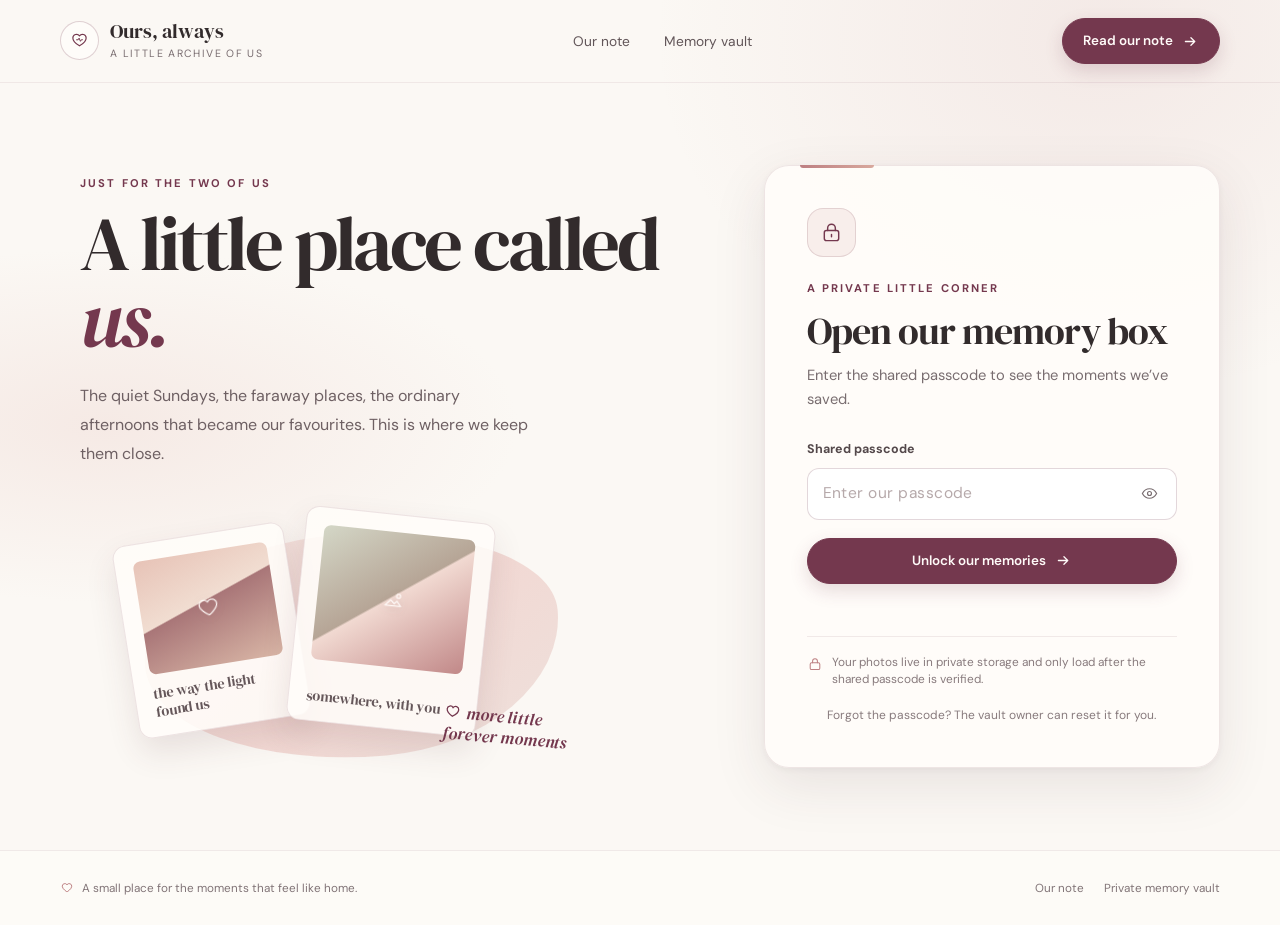
<file: index.html>
<!doctype html>
<html lang="en">
<head>
<meta charset="utf-8">
<meta name="viewport" content="width=device-width,initial-scale=1">
<meta name="robots" content="noindex,nofollow,noarchive">
<meta name="theme-color" content="#fbf8f4">
<title>Our Private Memory Vault</title>
<meta name="description" content="Sign in to open our private memory vault.">
<script>window.location.replace("login.html");</script>
</head>
<body>
<p>Opening our private memory vault… <a href="login.html">Continue to sign in</a>.</p>
</body>
</html>
</file>
<file: assets/styles.css>
:root {
  color-scheme: light;
  --ink: #322b2c;
  --muted: #796d70;
  --wine: #74384e;
  --rose: #bd7f82;
  --rose-soft: #f4e6e1;
  --paper: #fbf8f4;
  --surface: #fffdfa;
  --line: rgba(116, 56, 78, .14);
  --shadow: 0 18px 54px rgba(66, 39, 47, .10), 0 2px 8px rgba(66, 39, 47, .05);
  --serif: "DM Serif Display", Georgia, serif;
  --sans: "DM Sans", sans-serif;
  --page-width: min(1160px, calc(100% - 48px));
}

* { box-sizing: border-box; }
html { scroll-behavior: smooth; }
body {
  margin: 0;
  min-width: 320px;
  background:
    radial-gradient(ellipse at 86% 4%, rgba(189, 127, 130, .12), transparent 28rem),
    radial-gradient(ellipse at 8% 46%, rgba(244, 230, 225, .8), transparent 26rem),
    var(--paper);
  color: var(--ink);
  font-family: var(--sans);
  font-size: 16px;
  line-height: 1.6;
}

a { color: inherit; }
button, input { font: inherit; }
button, a, input { -webkit-tap-highlight-color: transparent; }
button:focus-visible, a:focus-visible, input:focus-visible { outline: 3px solid rgba(189, 127, 130, .55); outline-offset: 3px; }
.page-width { width: var(--page-width); margin-inline: auto; }
.serif { font-family: var(--serif); font-weight: 400; }
.eyebrow { margin: 0 0 12px; color: var(--wine); font-size: .7rem; font-weight: 700; letter-spacing: .19em; text-transform: uppercase; }
.site-nav { position: relative; z-index: 2; border-bottom: 1px solid rgba(116, 56, 78, .08); }
.nav-inner { min-height: 82px; display: flex; align-items: center; justify-content: space-between; gap: 24px; }
.brand { display: inline-flex; align-items: center; gap: 11px; text-decoration: none; }
.brand-mark { display: grid; width: 39px; height: 39px; place-items: center; border: 1px solid rgba(116, 56, 78, .22); border-radius: 50%; background: rgba(255, 253, 250, .76); color: var(--wine); }
.brand-mark svg { width: 19px; height: 19px; }
.brand-name { display: block; font-family: var(--serif); font-size: 1.25rem; line-height: 1.1; }
.brand-note { display: block; margin-top: 4px; color: var(--muted); font-size: .66rem; letter-spacing: .13em; text-transform: uppercase; }
.nav-links { display: flex; align-items: center; gap: clamp(15px, 3vw, 34px); }
.nav-links a { color: #615558; font-size: .86rem; text-decoration: none; transition: color .2s ease; }
.nav-links a:hover { color: var(--wine); }
.nav-cta, .button-primary {
  min-height: 46px;
  display: inline-flex;
  align-items: center;
  justify-content: center;
  gap: 9px;
  padding: 0 20px;
  border: 1px solid var(--wine);
  border-radius: 999px;
  background: var(--wine);
  color: #fffaf8;
  font-size: .84rem;
  font-weight: 600;
  text-decoration: none;
  box-shadow: 0 7px 18px rgba(116, 56, 78, .18);
  cursor: pointer;
  transition: transform .2s ease, background .2s ease, box-shadow .2s ease;
}
.nav-cta:hover, .button-primary:hover { transform: translateY(-2px); background: #612d41; box-shadow: 0 10px 22px rgba(116, 56, 78, .24); }
.button-primary:disabled { opacity: .68; cursor: wait; transform: none; }
.button-secondary {
  min-height: 44px;
  display: inline-flex;
  align-items: center;
  justify-content: center;
  gap: 8px;
  padding: 0 16px;
  border: 1px solid var(--line);
  border-radius: 999px;
  background: rgba(255, 253, 250, .72);
  color: var(--wine);
  font-size: .82rem;
  font-weight: 600;
  text-decoration: none;
  cursor: pointer;
  transition: transform .2s ease, background .2s ease;
}
.button-secondary:hover { transform: translateY(-1px); background: #fff; }
.button-secondary svg, .button-primary svg, .nav-cta svg { width: 17px; height: 17px; flex: none; }

.auth-main { min-height: calc(100svh - 156px); display: grid; grid-template-columns: minmax(0, 1.08fr) minmax(360px, .82fr); align-items: center; gap: clamp(42px, 8vw, 110px); padding-block: clamp(48px, 8vh, 92px); }
.auth-story { position: relative; padding: 20px 0 20px clamp(4px, 2vw, 20px); animation: rise-in .75s ease-out both; }
.auth-story h1 { max-width: 650px; margin: 0; font-family: var(--serif); font-size: clamp(3.5rem, 6vw, 6.3rem); font-weight: 400; letter-spacing: -.045em; line-height: .99; }
.auth-story h1 em { color: var(--wine); font-weight: 400; }
.auth-lede { max-width: 455px; margin: 25px 0 0; color: #6e6063; font-size: clamp(1rem, 1.2vw, 1.13rem); line-height: 1.8; }
.art-stage { position: relative; width: min(520px, 100%); height: 248px; margin-top: 42px; }
.art-glow { position: absolute; inset: 24px 40px 0 64px; border-radius: 48% 52% 44% 56% / 51% 42% 58% 49%; background: linear-gradient(145deg, #f6e8e3, #f2d8d3 53%, #eee0db); transform: rotate(-5deg); }
.memory-card { position: absolute; display: flex; flex-direction: column; justify-content: space-between; padding: 17px 18px 16px; border: 1px solid rgba(116, 56, 78, .13); border-radius: 13px; background: rgba(255, 253, 250, .86); box-shadow: 0 15px 32px rgba(90, 49, 61, .12); }
.memory-card-one { top: 23px; left: 45px; width: 173px; height: 195px; transform: rotate(-9deg); }
.memory-card-two { top: 4px; left: 216px; width: 190px; height: 215px; transform: rotate(6deg); }
.card-sky { height: 118px; display: grid; place-items: center; border-radius: 7px; background: linear-gradient(160deg, #e7c3b7 0%, #f1ddd1 44%, #a97678 45%, #d9b6a6 100%); color: rgba(255, 250, 247, .92); }
.memory-card-two .card-sky { height: 135px; background: linear-gradient(145deg, #d4d7c7, #b6a596 48%, #f1d9d1 49%, #c18888); }
.card-sky svg { width: 28px; height: 28px; filter: drop-shadow(0 2px 4px rgba(100, 51, 63, .16)); }
.card-caption { margin-top: 10px; color: #65575a; font-family: var(--serif); font-size: .9rem; line-height: 1.25; }
.art-note { position: absolute; right: 2px; bottom: 8px; max-width: 155px; color: var(--wine); font-family: var(--serif); font-size: 1.05rem; font-style: italic; line-height: 1.25; transform: rotate(5deg); }
.art-note svg { width: 17px; height: 17px; margin-right: 5px; vertical-align: -2px; }

.login-card { position: relative; padding: clamp(27px, 4vw, 42px); border: 1px solid rgba(116, 56, 78, .12); border-radius: 25px; background: rgba(255, 253, 250, .87); box-shadow: var(--shadow); animation: rise-in .8s .08s ease-out both; }
.login-card::before { content: ""; position: absolute; top: -1px; left: 35px; width: 74px; height: 3px; border-radius: 0 0 4px 4px; background: linear-gradient(90deg, var(--rose), #d8a89d); }
.lock-seal { width: 49px; height: 49px; display: grid; place-items: center; margin-bottom: 23px; border: 1px solid rgba(116, 56, 78, .16); border-radius: 16px; background: #f8eeeb; color: var(--wine); }
.lock-seal svg { width: 23px; height: 23px; }
.login-card h2 { margin: 0; font-family: var(--serif); font-size: clamp(2rem, 3vw, 2.65rem); font-weight: 400; letter-spacing: -.025em; line-height: 1.08; }
.login-intro { margin: 13px 0 28px; color: var(--muted); font-size: .92rem; }
.field-label { display: block; margin: 0 0 8px; color: #54484b; font-size: .78rem; font-weight: 700; }
.password-wrap { position: relative; }
.password-input, .caption-input {
  width: 100%;
  min-height: 52px;
  padding: 0 52px 0 15px;
  border: 1px solid rgba(116, 56, 78, .2);
  border-radius: 12px;
  background: #fff;
  color: var(--ink);
  font-size: .97rem;
  letter-spacing: .1em;
  transition: border .2s ease, box-shadow .2s ease;
}
.password-input::placeholder { color: #b6a9aa; letter-spacing: .03em; }
.password-input:focus, .caption-input:focus { border-color: var(--rose); box-shadow: 0 0 0 4px rgba(189, 127, 130, .12); outline: none; }
.toggle-password { position: absolute; top: 4px; right: 5px; width: 44px; height: 44px; display: grid; place-items: center; border: 0; border-radius: 9px; background: transparent; color: var(--muted); cursor: pointer; }
.toggle-password:hover { background: #f7eeeb; color: var(--wine); }
.toggle-password svg { width: 19px; height: 19px; }
.login-submit { width: 100%; margin-top: 18px; }
.login-status { min-height: 24px; margin: 11px 0 0; color: var(--wine); font-size: .82rem; }
.login-status[data-kind="error"] { color: #9a3d4a; }
.login-status[data-kind="success"] { color: #467052; }
.login-meta { display: flex; align-items: flex-start; gap: 9px; margin-top: 17px; padding-top: 17px; border-top: 1px solid rgba(116, 56, 78, .1); color: #887a7d; font-size: .74rem; line-height: 1.5; }
.login-meta svg { width: 16px; height: 16px; flex: none; margin-top: 2px; color: var(--rose); }
.login-help { margin: 17px 0 0; color: #887a7d; font-size: .75rem; text-align: center; }

.site-footer { border-top: 1px solid rgba(116, 56, 78, .09); background: rgba(255, 253, 250, .44); }
.footer-inner { min-height: 74px; display: flex; align-items: center; justify-content: space-between; gap: 18px; color: #817477; font-size: .73rem; }
.footer-note { display: inline-flex; align-items: center; gap: 8px; }
.footer-note svg { width: 14px; height: 14px; color: var(--rose); }
.footer-links { display: flex; gap: 20px; }
.footer-links a { text-decoration: none; }
.footer-links a:hover { color: var(--wine); }

.vault-main { padding-block: 62px 92px; }
.vault-intro { position: relative; min-height: 260px; display: flex; align-items: center; justify-content: space-between; gap: 36px; overflow: hidden; padding: clamp(28px, 5vw, 58px); border: 1px solid rgba(116, 56, 78, .1); border-radius: 25px; background: linear-gradient(112deg, rgba(255,253,250,.95) 0%, rgba(249,239,235,.91) 66%, rgba(242,220,214,.9) 100%); box-shadow: 0 12px 34px rgba(66, 39, 47, .06); animation: rise-in .7s ease-out both; }
.vault-intro::after { content: ""; position: absolute; top: -110px; right: -80px; width: 350px; height: 350px; border: 1px solid rgba(116, 56, 78, .08); border-radius: 50%; box-shadow: 0 0 0 35px rgba(255,255,255,.12), 0 0 0 75px rgba(255,255,255,.1); }
.vault-intro h1 { position: relative; z-index: 1; max-width: 650px; margin: 0; font-family: var(--serif); font-size: clamp(2.7rem, 5.5vw, 5rem); font-weight: 400; letter-spacing: -.04em; line-height: 1.04; }
.vault-intro h1 em { color: var(--wine); font-weight: 400; }
.vault-copy { position: relative; z-index: 1; max-width: 570px; margin: 17px 0 0; color: #726568; font-size: .98rem; line-height: 1.75; }
.vault-stamp { position: relative; z-index: 1; width: 145px; height: 145px; flex: none; display: grid; place-items: center; border: 1px solid rgba(116, 56, 78, .2); border-radius: 50%; background: rgba(255, 253, 250, .63); color: var(--wine); transform: rotate(8deg); }
.vault-stamp::before { content: ""; position: absolute; inset: 8px; border: 1px dashed rgba(116, 56, 78, .26); border-radius: 50%; }
.vault-stamp svg { width: 43px; height: 43px; }
.vault-stamp span { position: absolute; bottom: 29px; font-size: .61rem; font-weight: 700; letter-spacing: .13em; text-transform: uppercase; }
.gallery-toolbar { display: flex; align-items: end; justify-content: space-between; gap: 22px; margin: 56px 0 24px; }
.gallery-toolbar h2 { margin: 0; font-family: var(--serif); font-size: clamp(1.9rem, 3vw, 2.65rem); font-weight: 400; letter-spacing: -.025em; line-height: 1.12; }
.count-pill { display: inline-grid; min-width: 27px; height: 27px; place-items: center; margin-left: 7px; border-radius: 50%; background: var(--rose-soft); color: var(--wine); font-family: var(--sans); font-size: .7rem; font-weight: 700; vertical-align: 5px; }
.toolbar-actions { display: flex; align-items: center; gap: 10px; }
.caption-control { display: flex; flex-direction: column; gap: 6px; width: min(245px, 32vw); }
.caption-control .field-label { margin-bottom: 0; font-size: .68rem; }
.caption-input { min-height: 43px; padding: 0 12px; border-radius: 10px; font-size: .82rem; letter-spacing: 0; }
.upload-input { position: absolute; width: 1px; height: 1px; padding: 0; margin: -1px; overflow: hidden; clip: rect(0,0,0,0); white-space: nowrap; clip-path: inset(50%); border: 0; }
.upload-status { min-height: 24px; margin: -7px 0 15px; color: var(--muted); font-size: .82rem; }
.upload-status[data-kind="error"] { color: #9a3d4a; }
.upload-status[data-kind="success"] { color: #467052; }
.gallery-grid { display: grid; grid-template-columns: repeat(3, minmax(0, 1fr)); gap: 23px; align-items: start; }
.photo-card { overflow: hidden; border: 1px solid rgba(116, 56, 78, .1); border-radius: 17px; background: var(--surface); box-shadow: 0 8px 24px rgba(66, 39, 47, .06); animation: rise-in .5s ease-out both; transition: transform .25s ease, box-shadow .25s ease; }
.photo-card:hover { transform: translateY(-4px); box-shadow: 0 16px 32px rgba(66, 39, 47, .11); }
.photo-open { display: block; width: 100%; padding: 0; border: 0; background: #f2e8e4; cursor: zoom-in; }
.photo-open img { display: block; width: 100%; max-height: 480px; aspect-ratio: 4 / 3; object-fit: cover; background: linear-gradient(145deg,#f1ddd5,#e2d6cb); }
.photo-card:nth-child(3n + 2) .photo-open img { aspect-ratio: 3 / 4; }
.photo-card:nth-child(5n + 1) .photo-open img { aspect-ratio: 1 / 1; }
.photo-caption { display: flex; align-items: start; justify-content: space-between; gap: 12px; padding: 14px 16px 15px; }
.photo-caption strong { overflow-wrap: anywhere; color: #584b4e; font-family: var(--serif); font-size: 1.05rem; font-weight: 400; line-height: 1.3; }
.photo-caption time { flex: none; padding-top: 3px; color: #998b8e; font-size: .66rem; }
.empty-state { display: grid; min-height: 280px; place-items: center; padding: 38px 24px; border: 1px dashed rgba(116, 56, 78, .25); border-radius: 18px; background: rgba(255, 253, 250, .52); text-align: center; }
.empty-icon { width: 54px; height: 54px; display: grid; place-items: center; margin: 0 auto 15px; border-radius: 17px; background: var(--rose-soft); color: var(--wine); }
.empty-icon svg { width: 26px; height: 26px; }
.empty-state h3 { margin: 0; font-family: var(--serif); font-size: 1.7rem; font-weight: 400; }
.empty-state p { max-width: 400px; margin: 7px auto 17px; color: var(--muted); font-size: .88rem; }
.load-more-wrap { display: flex; justify-content: center; margin-top: 28px; }
.privacy-ribbon { display: flex; align-items: center; gap: 12px; margin-top: 44px; padding: 16px 19px; border: 1px solid rgba(116,56,78,.1); border-radius: 13px; background: rgba(255,253,250,.6); color: #77696c; font-size: .79rem; }
.privacy-ribbon svg { width: 19px; height: 19px; flex: none; color: var(--rose); }
.privacy-ribbon strong { color: var(--wine); font-weight: 700; }
.logout-button { border: 0; background: transparent; color: #796d70; font-size: .8rem; text-decoration: underline; text-decoration-color: rgba(121,109,112,.4); text-underline-offset: 3px; cursor: pointer; }
.logout-button:hover { color: var(--wine); }
.lightbox { width: min(94vw, 1040px); max-width: 1040px; max-height: 92svh; padding: 0; overflow: hidden; border: 1px solid rgba(255,255,255,.3); border-radius: 16px; background: #21191c; color: #fff; box-shadow: 0 30px 100px rgba(35,22,27,.4); }
.lightbox::backdrop { background: rgba(31, 21, 25, .76); backdrop-filter: blur(4px); }
.lightbox-top { position: absolute; top: 12px; right: 12px; z-index: 2; }
.lightbox-close { width: 44px; height: 44px; display: grid; place-items: center; border: 1px solid rgba(255,255,255,.25); border-radius: 50%; background: rgba(24,17,20,.55); color: white; cursor: pointer; }
.lightbox-close:hover { background: rgba(24,17,20,.8); }
.lightbox-close svg { width: 20px; height: 20px; }
.lightbox img { display: block; width: 100%; max-height: calc(92svh - 72px); object-fit: contain; background: #21191c; }
.lightbox-caption { padding: 13px 18px 16px; color: #f3e8e7; font-family: var(--serif); font-size: 1.15rem; }
.toast { position: fixed; right: 24px; bottom: 24px; z-index: 5; max-width: min(400px, calc(100vw - 32px)); padding: 13px 17px; border: 1px solid rgba(255,255,255,.22); border-radius: 13px; background: #49323a; color: #fff9f7; box-shadow: 0 12px 30px rgba(49,32,38,.2); font-size: .84rem; opacity: 0; transform: translateY(10px); pointer-events: none; transition: opacity .2s ease, transform .2s ease; }
.toast.is-visible { opacity: 1; transform: translateY(0); }
.sr-only { position: absolute; width: 1px; height: 1px; padding: 0; margin: -1px; overflow: hidden; clip: rect(0,0,0,0); white-space: nowrap; border: 0; }
@keyframes rise-in { from { opacity: 0; transform: translateY(16px); } to { opacity: 1; transform: translateY(0); } }

@media (max-width: 900px) {
  :root { --page-width: min(720px, calc(100% - 40px)); }
  .auth-main { grid-template-columns: 1fr; gap: 24px; padding-block: 48px 58px; }
  .auth-story { padding: 0; }
  .auth-story h1 { max-width: 700px; font-size: clamp(3.5rem, 11vw, 5.7rem); }
  .art-stage { display: none; }
  .login-card { max-width: 520px; width: 100%; justify-self: center; }
  .vault-stamp { width: 120px; height: 120px; }
  .gallery-grid { grid-template-columns: repeat(2, minmax(0, 1fr)); }
}
@media (max-width: 620px) {
  :root { --page-width: calc(100% - 32px); }
  .nav-inner { min-height: 70px; gap: 10px; }
  .brand-mark { width: 35px; height: 35px; }
  .brand-name { font-size: 1.12rem; }
  .brand-note { font-size: .57rem; }
  .nav-links { gap: 12px; }
  .nav-links a { font-size: .72rem; }
  .nav-links a:first-child { display: none; }
  .nav-cta { min-height: 41px; padding-inline: 13px; font-size: .73rem; }
  .auth-main { min-height: auto; gap: 20px; padding-block: 42px 45px; }
  .auth-story h1 { font-size: clamp(3.15rem, 15vw, 4.45rem); }
  .auth-lede { margin-top: 15px; font-size: .94rem; }
  .login-card { padding: 25px 21px; border-radius: 20px; }
  .footer-inner { min-height: 70px; flex-wrap: wrap; justify-content: center; padding-block: 14px; text-align: center; }
  .footer-links { display: none; }
  .vault-main { padding-block: 28px 62px; }
  .vault-intro { min-height: 270px; padding: 29px 23px; border-radius: 20px; }
  .vault-intro h1 { max-width: 420px; font-size: clamp(2.7rem, 12vw, 3.65rem); }
  .vault-copy { max-width: 420px; font-size: .89rem; }
  .vault-stamp { position: absolute; right: -21px; bottom: -32px; width: 100px; height: 100px; opacity: .55; }
  .vault-stamp svg { width: 32px; height: 32px; }
  .vault-stamp span { bottom: 17px; font-size: .48rem; }
  .gallery-toolbar { align-items: start; flex-direction: column; margin-top: 38px; }
  .toolbar-actions { width: 100%; align-items: end; }
  .caption-control { flex: 1; width: auto; }
  .toolbar-actions .button-primary { min-height: 43px; padding-inline: 13px; font-size: .75rem; white-space: nowrap; }
  .gallery-grid { grid-template-columns: 1fr; gap: 17px; }
  .photo-card:nth-child(n) .photo-open img { aspect-ratio: 4 / 3; max-height: 420px; }
  .privacy-ribbon { align-items: flex-start; margin-top: 31px; padding: 14px; font-size: .75rem; }
  .toast { right: 16px; bottom: 16px; }
}
@media (prefers-reduced-motion: reduce) {
  *, *::before, *::after { scroll-behavior: auto !important; animation-duration: .01ms !important; animation-iteration-count: 1 !important; transition-duration: .01ms !important; }
}
</file>
